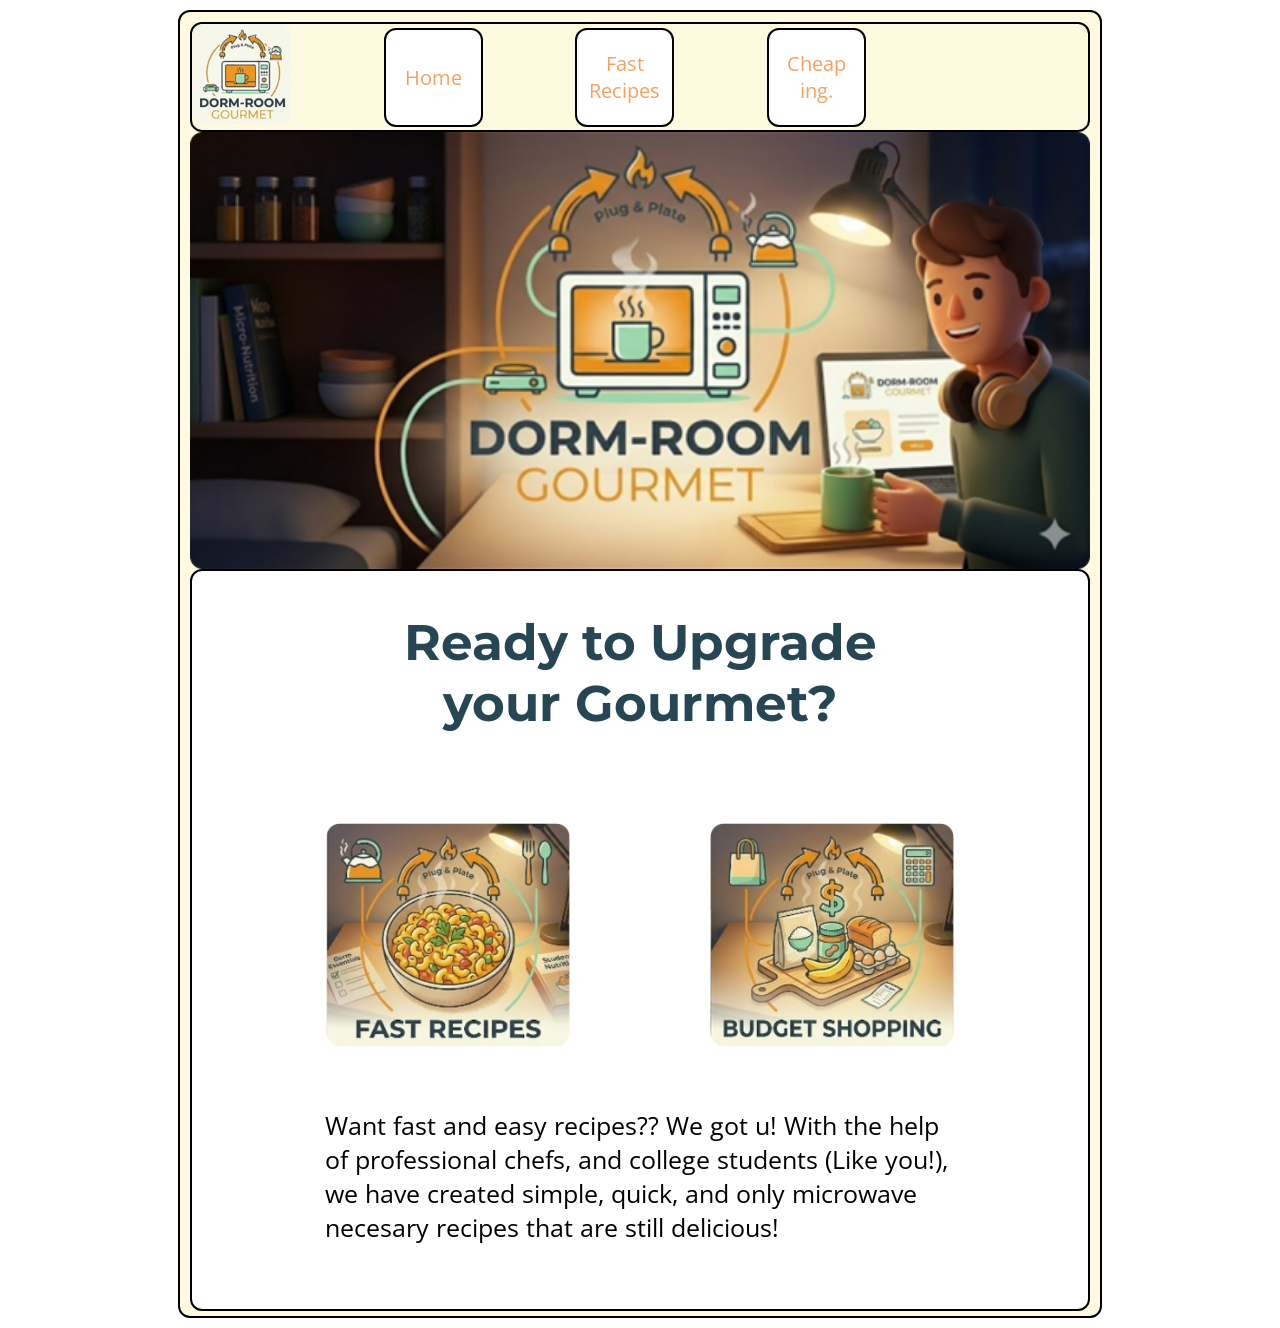
<file: index.html>
<!DOCTYPE html>
<html lang="en">
<link rel="stylesheet" href="styles.css">
<head>
    <meta charset="UTF-8">
    <meta name="viewport" content="width=device-width, initial-scale=1.0">
    <title>Hendricks, Parker's Homepage</title>
</head>
<body>
 <header>
    <nav>
    <a id="icon_link" href="index.html">
    <img class="icon-header" src="images/logo.png" alt="DORM-ROOM logo">
    </a>
    <a class="home" href="index.html"><span>Home</span></a>
    <a class="page2" href="fast_recipes.html"><span>Fast Recipes</span></a>
    <a class="page3" href="cheap_ing.html"><span>Cheap ing.</span></a>
    </nav>
 </header>
 <main>
    <img id="hero-img" src="images/hero.png" alt="image of DORM-ROOM GOURMET">
 <section>
    <h1>Ready to Upgrade your Gourmet?</h1>
     <img class="photo1" src="images/fastrecipes.png" alt="image of FAST RECIPES">
     <img class="photo2" src="images/budgetshopping.png" alt="image of BUDGET SHOPIING">
     <p>Want fast and easy recipes?? We got u! With the help of professional chefs, and college students (Like you!), we have created simple, quick, and only microwave necesary recipes that are still delicious!</p> 
 </section>
 </main>
</body>
</html>
</file>
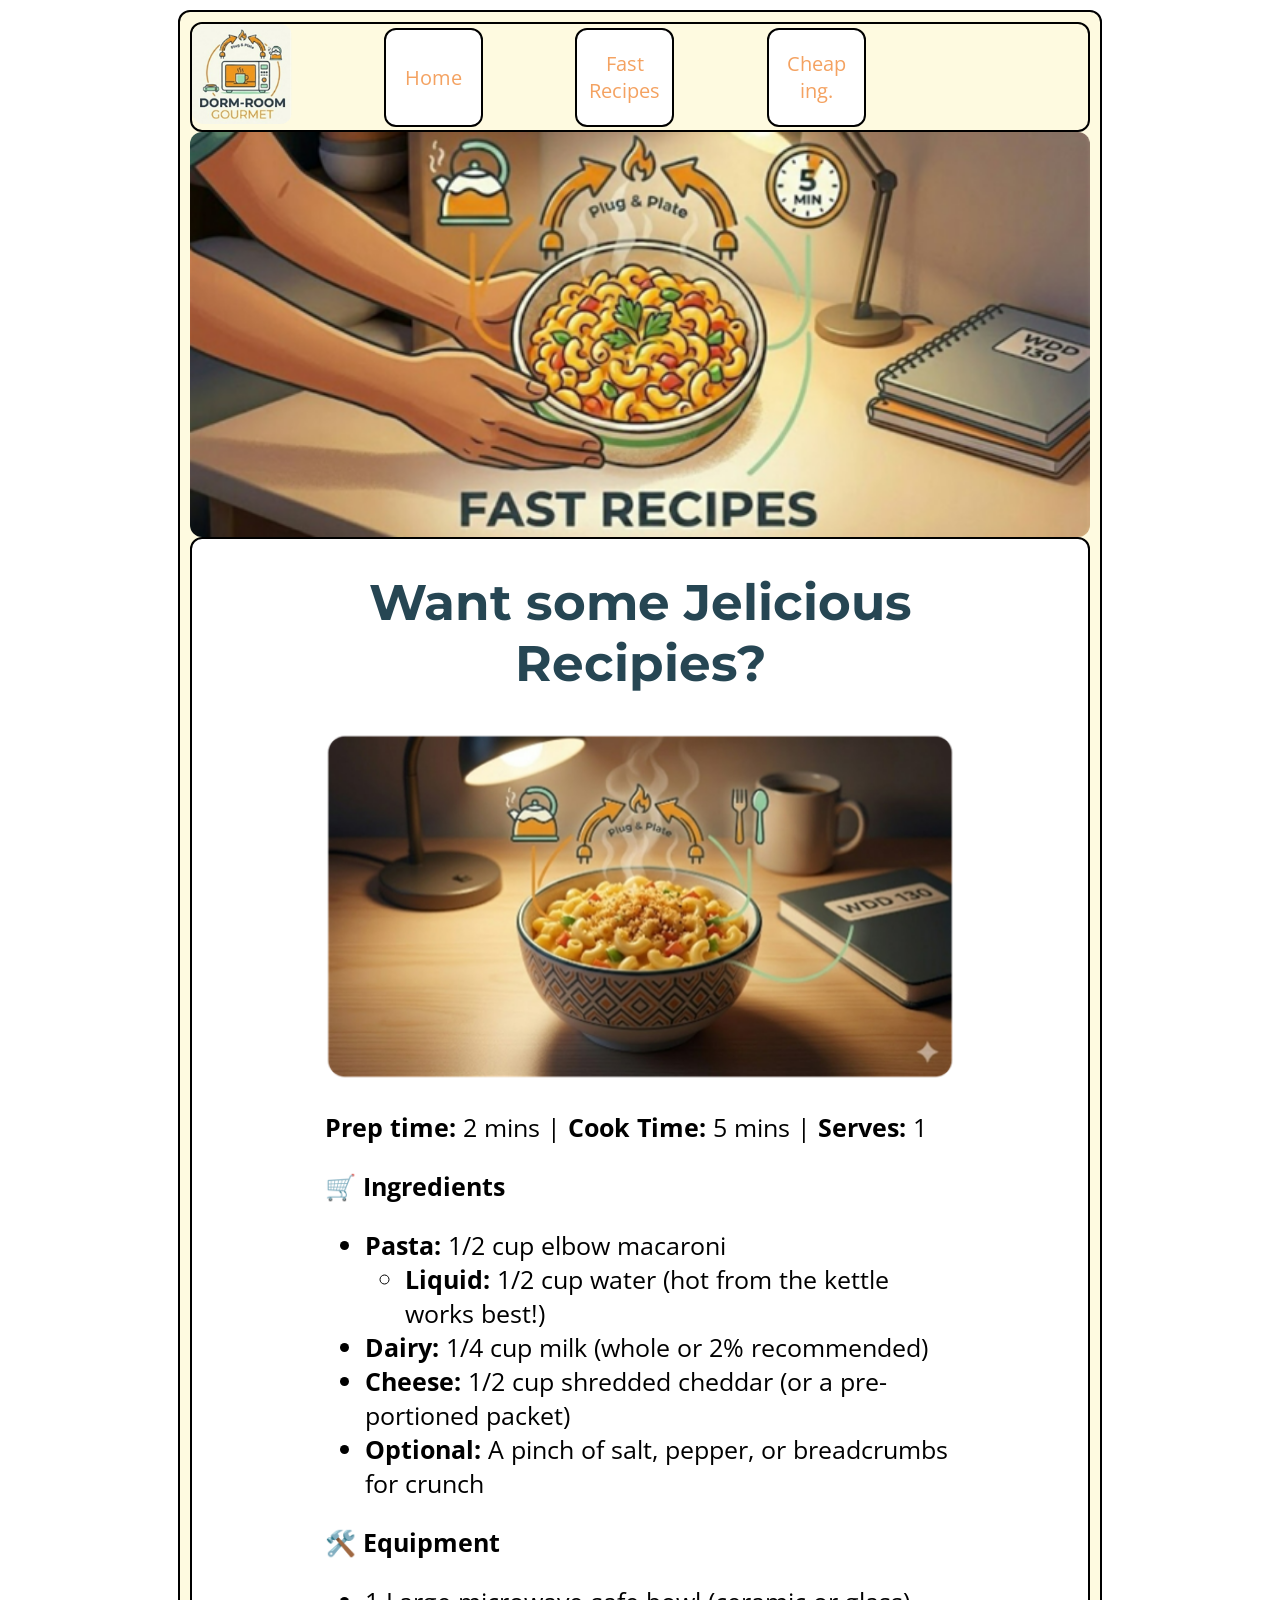
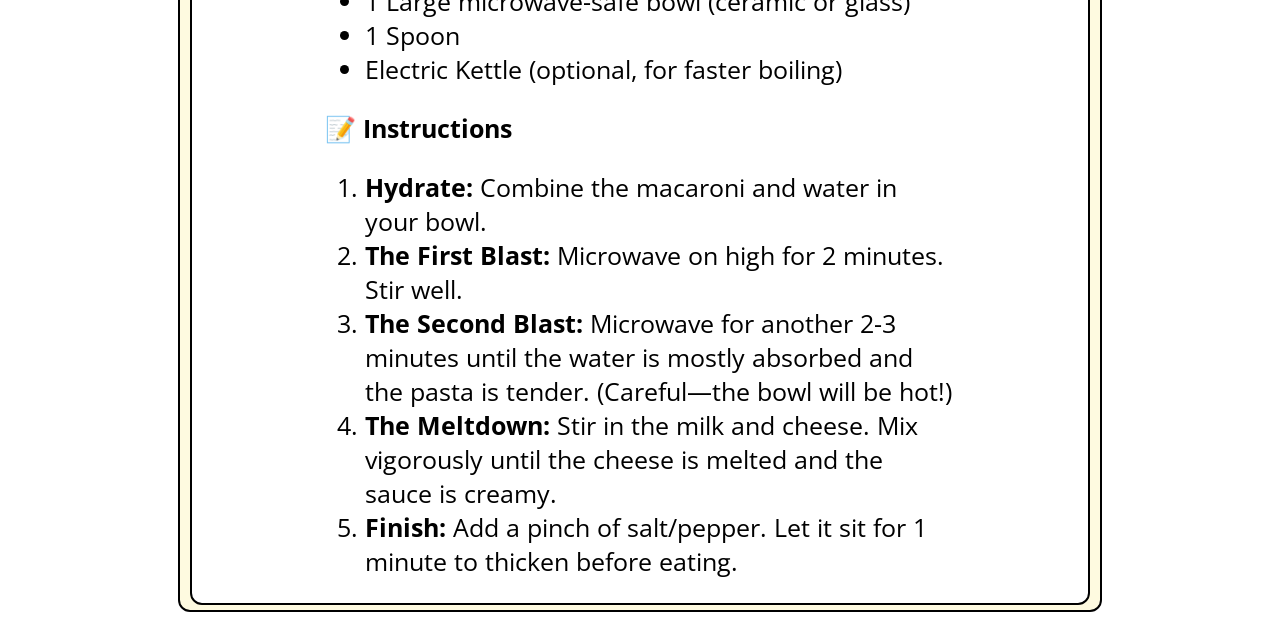
<file: fast_recipes.html>
<!DOCTYPE html>
<html lang="en">
<link rel="stylesheet" href="styles.css">
<head>
    <meta charset="UTF-8">
    <meta name="viewport" content="width=device-width, initial-scale=1.0">
    <title>Hendricks, Parker's Fast Recipes Page</title>
</head>
<body>
 <header>
    <nav>
         <a id="icon_link" href="index.html">
    <img class="icon-header" src="images/logo.png" alt="DORM-ROOM logo">
    </a>
        <a class="home" href="index.html"><span>Home</span></a>
        <a class="page2" href="fast_recipes.html"><span>Fast Recipes</span></a>
        <a class="page3" href="cheap_ing.html"><span>Cheap ing.</span></a>
    </nav>
 </header>
 <main>
    <img id="hero-img" src="images/fastrecipes_hero.png" alt="image of FAST RECIPES">
 <div class="article">
    <h1>Want some Jelicious Recipies?</h1>
     <img class="photo3" src="images/recipe.png" alt="image of FAST RECIPES">
     <div class="list">
     <p><strong>Prep time:</strong> 2 mins | <strong>Cook Time:</strong> 5 mins | <strong>Serves:</strong> 1</p>
     <p>🛒 <strong>Ingredients</strong></p>
    <ul>
    <li><strong>Pasta:</strong> 1/2 cup elbow macaroni </li>
         <ul>
             <li><strong>Liquid:</strong> 1/2 cup water (hot from the kettle works best!)</li>
         </ul>
    <li><strong>Dairy:</strong> 1/4 cup milk (whole or 2% recommended) </li>
    <li><strong>Cheese:</strong> 1/2 cup shredded cheddar (or a pre-portioned packet) </li>
    <li><strong>Optional:</strong> A pinch of salt, pepper, or breadcrumbs for crunch </li>
    </ul>
     <p>🛠️ <strong>Equipment</strong></p>
     <ul>
     <li>1 Large microwave-safe bowl (ceramic or glass) </li>
     <li>1 Spoon </li>
     <li>Electric Kettle (optional, for faster boiling) </li>
     </ul>
     <p>📝 <strong>Instructions</strong></p>
     <ol>
         <li><strong>Hydrate:</strong> Combine the macaroni and water in your bowl. </li>
         <li><strong>The First Blast:</strong> Microwave on high for 2 minutes. Stir well. </li>
         <li><strong>The Second Blast:</strong> Microwave for another 2-3 minutes until the water is mostly absorbed and the pasta is tender. (Careful—the bowl will be hot!) </li>
         <li><strong>The Meltdown:</strong> Stir in the milk and cheese. Mix vigorously until the cheese is melted and the sauce is creamy. </li>
         <li><strong>Finish:</strong> Add a pinch of salt/pepper. Let it sit for 1 minute to thicken before eating. </li>
     </ol>
     </div>
    </div>
 </main>
</body>
</html>
</file>
<file: styles.css>
@import url('https://fonts.googleapis.com/css2?family=Caveat:wght@400..700&family=Figtree:ital,wght@0,300..900;1,300..900&family=Leckerli+One&family=Lobster&family=Open+Sans:ital,wght@0,300..800;1,300..800&family=Permanent+Marker&family=Salsa&family=Sue+Ellen+Francisco&display=swap');
@import url('https://fonts.googleapis.com/css2?family=Caveat:wght@400..700&family=Figtree:ital,wght@0,300..900;1,300..900&family=Leckerli+One&family=Lobster&family=Montserrat:ital,wght@0,100..900;1,100..900&family=Open+Sans:ital,wght@0,300..800;1,300..800&family=Permanent+Marker&family=Salsa&family=Sue+Ellen+Francisco&display=swap');

html{
    background-color: white;
}

body {
    margin: 10px auto;
    width: 900px;
    font-family: "Open sans", sans-serif;
    background-color: #FEFAE0;
    border-radius: 12px;
    border: 2px solid black;
    padding: 10px;
}
header {
    display: grid;
    grid-template-columns: 4fr 1fr;
    background-color: #FEFAE0;
    border-radius: 12px;
    border: 2px solid black;
}

nav {
    grid-column: 1/2;
    display: grid;
    grid-template-columns: 1fr 1fr 1fr 1fr;
    gap: 50px;
    font-size: 20px;
}

.icon-header {
    grid-column: 1/2;
    width: 100px;
    background-color: #FEFAE0;
    border-radius: 12px;
}

.home {
    grid-column: 2/3;
    color: #F4A261;
    background-color: white;
    width: 95px;
    height: 95px;
    text-decoration: none;
    border-radius: 12px;
    border: 2px solid black;
    align-self: center;
    align-content: center;
    text-align: center;
}

.page2 {
    grid-column: 3/4;
    color: #F4A261;
    background-color: white;
    width: 95px;
    height: 95px;
    text-decoration: none;
    border-radius: 12px;
    border: 2px solid black;
    align-self: center;
    align-content: center;
    text-align: center;
}

.page3 {
    grid-column: 4/5;
    color: #F4A261;
    background-color: white;
    width: 95px;
    height: 95px;
    text-decoration: none;
    border-radius: 12px;
    border: 2px solid black;
    align-self: center;
    align-content: center;
    text-align: center;
}

#hero-img {
    border-radius: 12px;
    width: 100%;
}

section {
    display: grid;
    grid-template-columns: 1fr 2fr 1fr 2fr 1fr;
    grid-template-rows: 1fr 1fr 1fr;
    margin: -5px auto;
    background-color: white;
    border-radius: 12px;
    border: 2px solid black;
    justify-items: center;
}    

section h1 {
    grid-column: 2/5;
    grid-row: 1/2;
    color: #264653;
    font-family: "Montserrat", sans-serif;
    font-size: 50px;
    text-align: center;
    padding: 0 30px;
}

.photo1 {
    grid-column: 2/3;
    grid-row: 2/3;
    width: 100%;
}

.photo2 {
    grid-column: 4/5;
    grid-row: 2/3;
    width: 100%;
}

section p {
    font-size: 25px;
    grid-column: 2/5;
    grid-row: 3/4;
    padding: 20px 5px 40px 5px;
}

.article {
    display: grid;
    grid-template-columns: 1fr 2fr 1fr 2fr 1fr;
    margin: -5px auto;
    background-color: white;
    border-radius: 12px;
    border: 2px solid black;
    justify-items: center;
}    

.article h1 {
    grid-column: 2/5;
    color: #264653;
    font-family: "Montserrat", sans-serif;
    font-size: 50px;
    text-align: center;
    padding: 0 30px;
}


.photo3 {
    grid-column: 2/5;
    width: 100%;
}

.list {
    font-size: 25px;
    grid-column: 2/5;
    padding: 0 5px;
}
</file>
